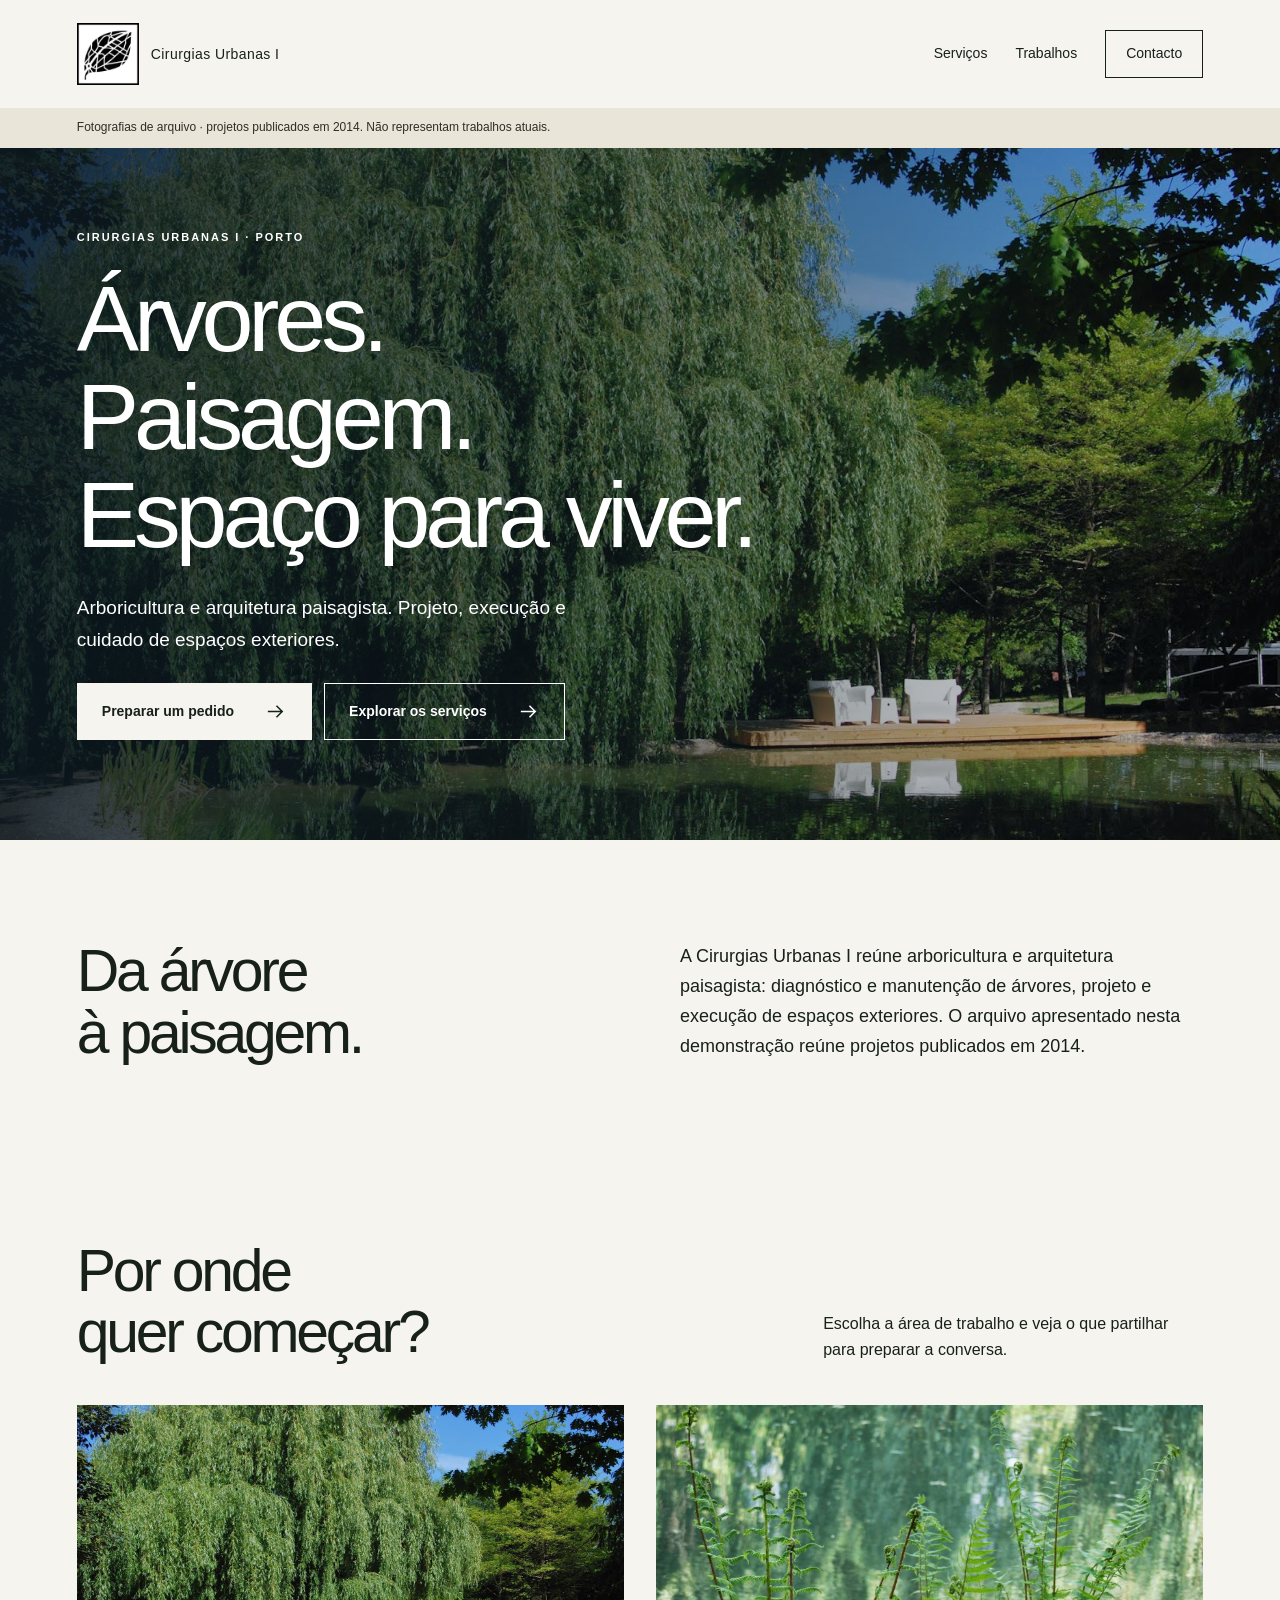
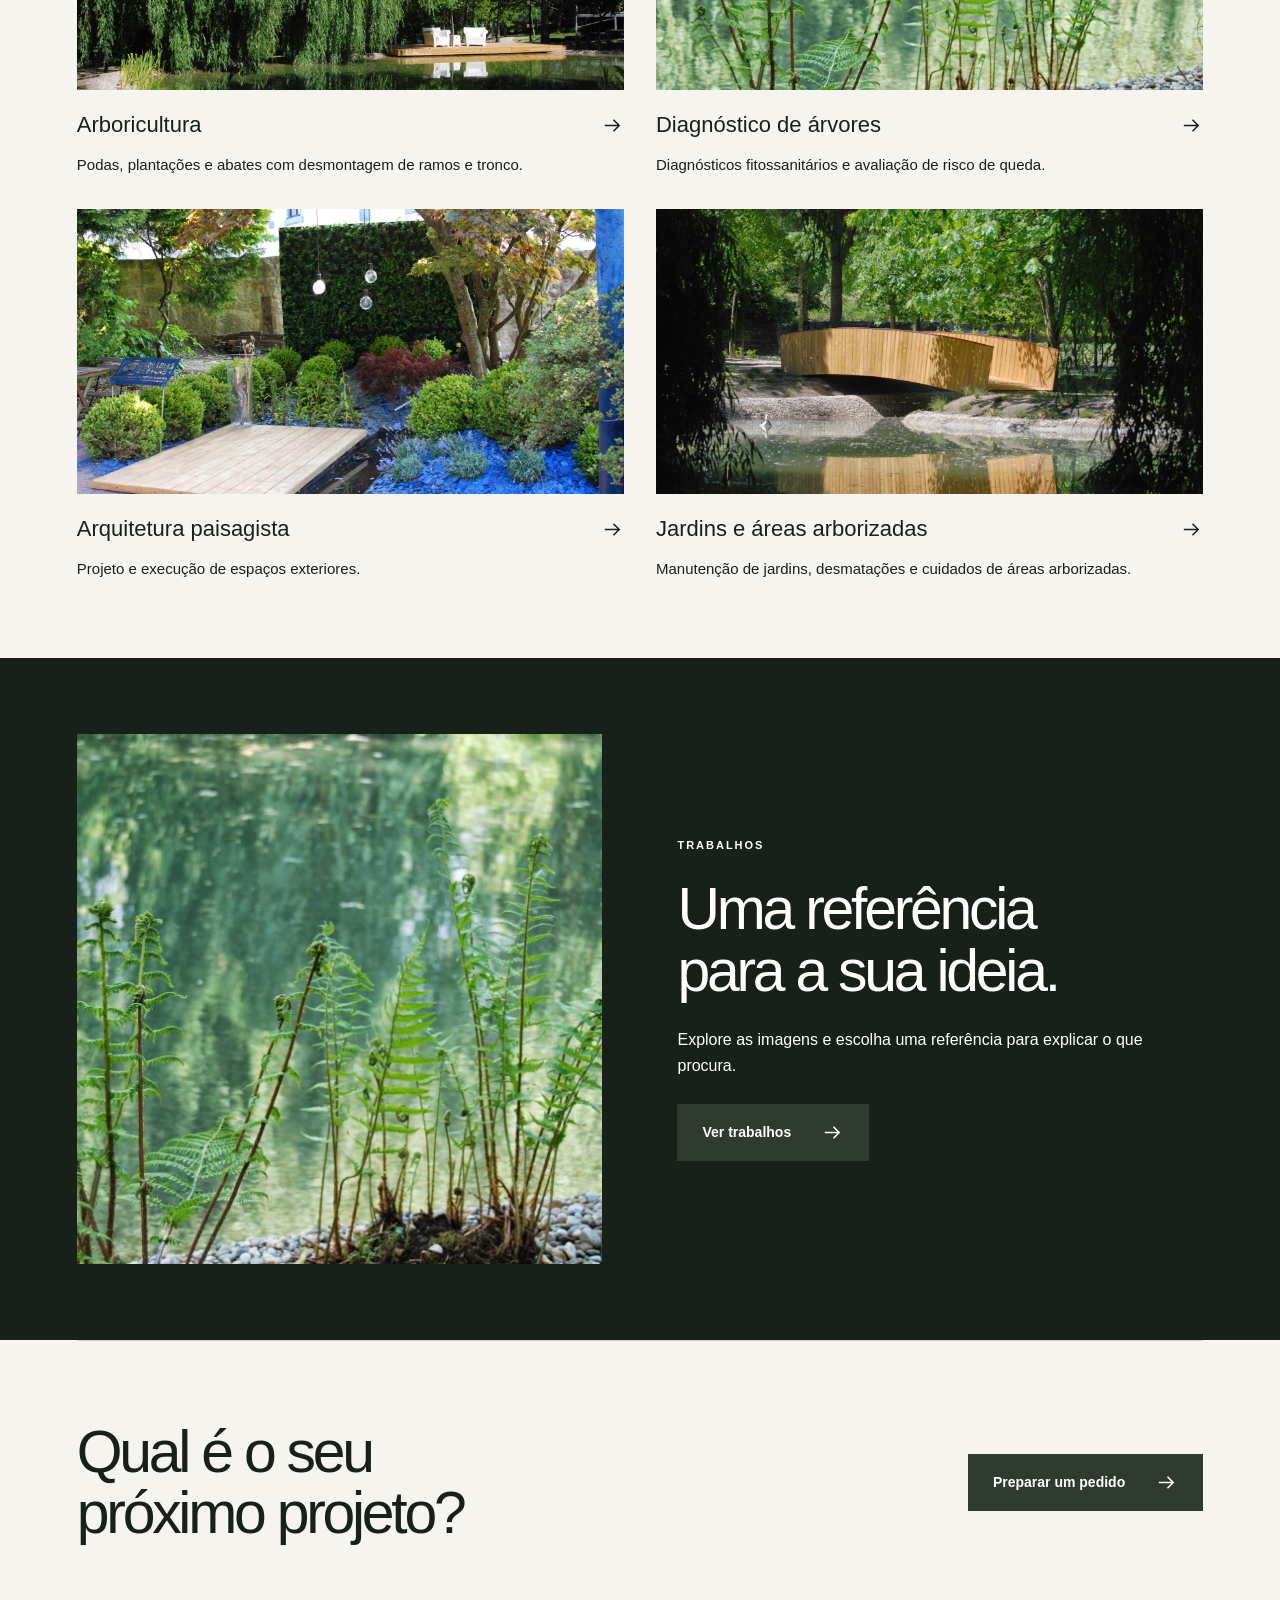
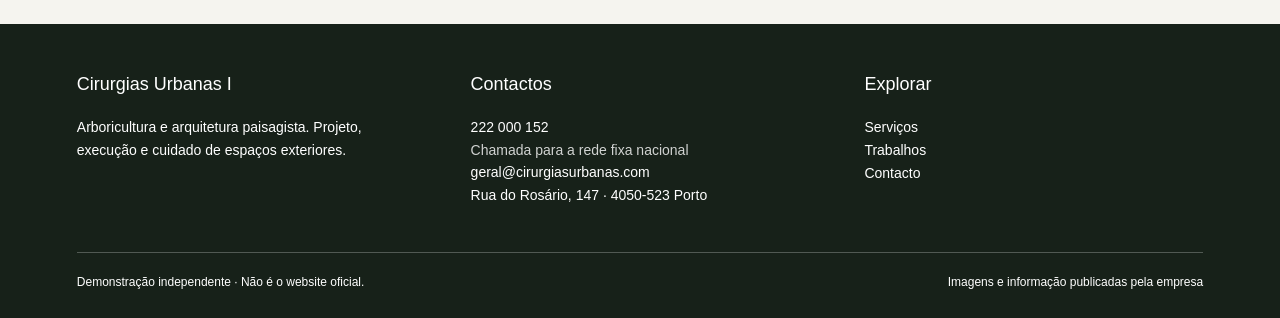
<file: index.html>
<!doctype html><html lang="pt-PT"><head><meta charset="utf-8"><meta name="viewport" content="width=device-width,initial-scale=1"><meta name="robots" content="noindex,nofollow,noarchive"><meta name="description" content="Arboricultura e arquitetura paisagista. Projeto, execução e cuidado de espaços exteriores."><title>Início · Cirurgias Urbanas I</title><link rel="stylesheet" href="style.css"><script defer src="app.js"></script></head><body class="cirurgias-urbanas" style="--accent:#303b30;--dark:#172119;--paper:#f5f4ef;--display:Arial,sans-serif"><a class="skip" href="#conteudo">Saltar para o conteúdo</a><header class="header wrap"><a class="logo" href="index.html" aria-label="Cirurgias Urbanas I — início"><img src="assets/logo.jpg" alt="Cirurgias Urbanas I"><span>Cirurgias Urbanas I</span></a><button class="menu" aria-expanded="false" aria-controls="nav">Menu</button><nav id="nav" class="nav" aria-label="Navegação principal"><a href="servicos.html">Serviços</a><a href="trabalhos.html">Trabalhos</a><a href="contactos.html">Contacto</a></nav></header><main id="conteudo"><div class="archive-banner">Fotografias de arquivo · projetos publicados em 2014. Não representam trabalhos atuais.</div><section class="hero"><img src="assets/photo-3.jpg" alt="Imagem de apresentação publicada pela Cirurgias Urbanas I"><div class="wrap"><div class="eyebrow">Cirurgias Urbanas I · Porto</div><h1 class="site-title">Árvores.<br>Paisagem.<br>Espaço para viver.</h1><p>Arboricultura e arquitetura paisagista. Projeto, execução e cuidado de espaços exteriores.</p><div class="actions"><a class="button" href="contactos.html">Preparar um pedido<svg viewBox="0 0 24 24" aria-hidden="true"><path d="M4 12h15m-6-6 6 6-6 6"/></svg></a><a class="button outline" href="servicos.html">Explorar os serviços<svg viewBox="0 0 24 24" aria-hidden="true"><path d="M4 12h15m-6-6 6 6-6 6"/></svg></a></div></div></section><div class="wrap"><section class="intro"><h2>Da árvore<br>à paisagem.</h2><div><p>A Cirurgias Urbanas I reúne arboricultura e arquitetura paisagista: diagnóstico e manutenção de árvores, projeto e execução de espaços exteriores. O arquivo apresentado nesta demonstração reúne projetos publicados em 2014.</p></div></section><section class="section"><div class="heading"><h2>Por onde<br>quer começar?</h2><p>Escolha a área de trabalho e veja o que partilhar para preparar a conversa.</p></div><div class="grid"><a class="card" href="servicos.html#s0"><img src="assets/photo-3.jpg" alt="Arboricultura — imagem de apresentação" loading="lazy"><div class="title"><h3>Arboricultura</h3><svg viewBox="0 0 24 24" aria-hidden="true"><path d="M4 12h15m-6-6 6 6-6 6"/></svg></div><p>Podas, plantações e abates com desmontagem de ramos e tronco.</p></a><a class="card" href="servicos.html#s1"><img src="assets/photo-6.jpg" alt="Diagnóstico de árvores — imagem de apresentação" loading="lazy"><div class="title"><h3>Diagnóstico de árvores</h3><svg viewBox="0 0 24 24" aria-hidden="true"><path d="M4 12h15m-6-6 6 6-6 6"/></svg></div><p>Diagnósticos fitossanitários e avaliação de risco de queda.</p></a><a class="card" href="servicos.html#s2"><img src="assets/photo-1.jpg" alt="Arquitetura paisagista — imagem de apresentação" loading="lazy"><div class="title"><h3>Arquitetura paisagista</h3><svg viewBox="0 0 24 24" aria-hidden="true"><path d="M4 12h15m-6-6 6 6-6 6"/></svg></div><p>Projeto e execução de espaços exteriores.</p></a><a class="card" href="servicos.html#s3"><img src="assets/photo-4.jpg" alt="Jardins e áreas arborizadas — imagem de apresentação" loading="lazy"><div class="title"><h3>Jardins e áreas arborizadas</h3><svg viewBox="0 0 24 24" aria-hidden="true"><path d="M4 12h15m-6-6 6 6-6 6"/></svg></div><p>Manutenção de jardins, desmatações e cuidados de áreas arborizadas.</p></a></div></section></div><section class="section dark"><div class="wrap split"><img src="assets/photo-6.jpg" alt="Imagem publicada pela empresa" loading="lazy"><div><div class="eyebrow">Trabalhos</div><h2>Uma referência<br>para a sua ideia.</h2><p>Explore as imagens e escolha uma referência para explicar o que procura.</p><a class="button" href="trabalhos.html">Ver trabalhos<svg viewBox="0 0 24 24" aria-hidden="true"><path d="M4 12h15m-6-6 6 6-6 6"/></svg></a></div></div></section><div class="wrap"><section class="cta"><h2>Qual é o seu<br>próximo projeto?</h2><a class="button" href="contactos.html">Preparar um pedido<svg viewBox="0 0 24 24" aria-hidden="true"><path d="M4 12h15m-6-6 6 6-6 6"/></svg></a></section></div></main><footer class="footer"><div class="wrap"><div class="footer-grid"><div><h3>Cirurgias Urbanas I</h3><p>Arboricultura e arquitetura paisagista. Projeto, execução e cuidado de espaços exteriores.</p></div><div><h3>Contactos</h3><a href="tel:+351222000152">222 000 152</a><p class="small">Chamada para a rede fixa nacional</p><a href="mailto:geral@cirurgiasurbanas.com">geral@cirurgiasurbanas.com</a><p>Rua do Rosário, 147 · 4050-523 Porto</p></div><div><h3>Explorar</h3><a href="servicos.html">Serviços</a><a href="trabalhos.html">Trabalhos</a><a href="contactos.html">Contacto</a></div></div><div class="bottom"><span>Demonstração independente · Não é o website oficial.</span><a href="https://cirurgiasurbanas.com/arboricultura/" target="_blank" rel="noopener">Imagens e informação publicadas pela empresa</a></div></div></footer></body></html>
</file>
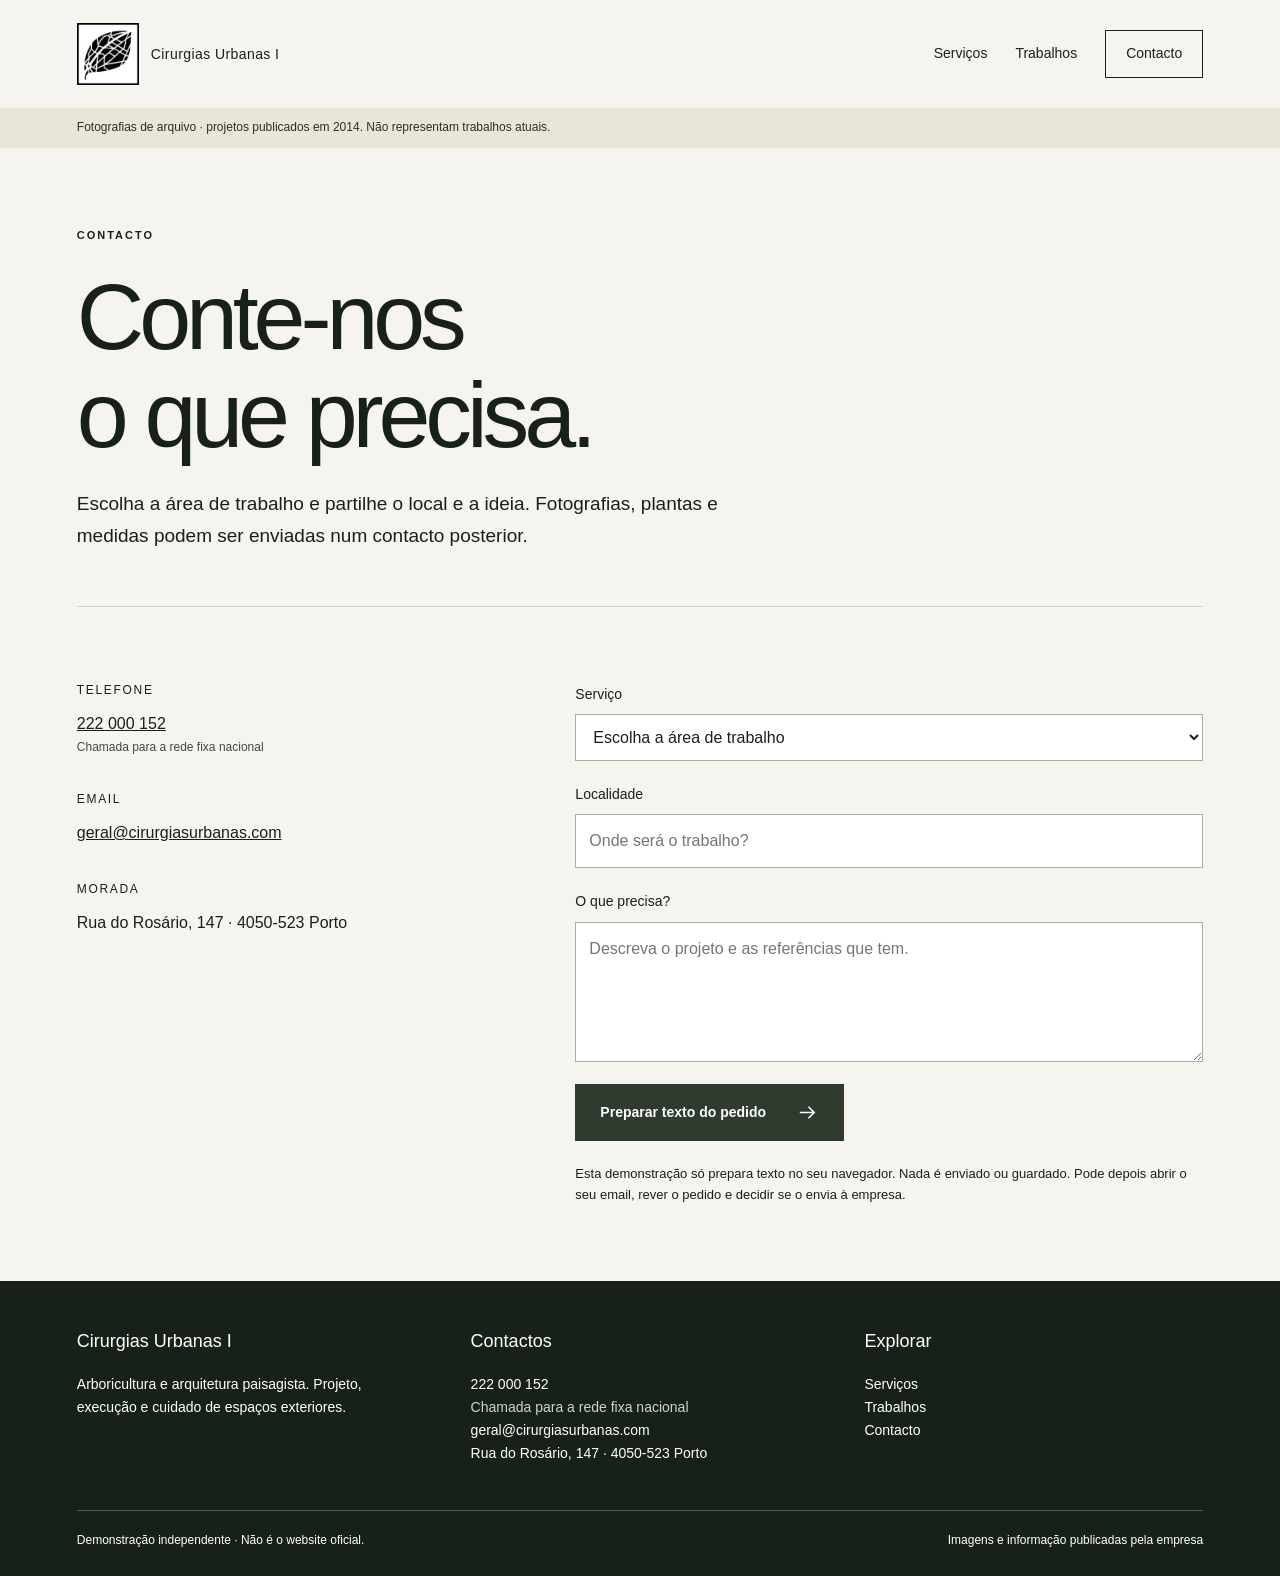
<file: contactos.html>
<!doctype html><html lang="pt-PT"><head><meta charset="utf-8"><meta name="viewport" content="width=device-width,initial-scale=1"><meta name="robots" content="noindex,nofollow,noarchive"><meta name="description" content="Arboricultura e arquitetura paisagista. Projeto, execução e cuidado de espaços exteriores."><title>Contacto · Cirurgias Urbanas I</title><link rel="stylesheet" href="style.css"><script defer src="app.js"></script></head><body class="cirurgias-urbanas" style="--accent:#303b30;--dark:#172119;--paper:#f5f4ef;--display:Arial,sans-serif"><a class="skip" href="#conteudo">Saltar para o conteúdo</a><header class="header wrap"><a class="logo" href="index.html" aria-label="Cirurgias Urbanas I — início"><img src="assets/logo.jpg" alt="Cirurgias Urbanas I"><span>Cirurgias Urbanas I</span></a><button class="menu" aria-expanded="false" aria-controls="nav">Menu</button><nav id="nav" class="nav" aria-label="Navegação principal"><a href="servicos.html">Serviços</a><a href="trabalhos.html">Trabalhos</a><a href="contactos.html" aria-current="page">Contacto</a></nav></header><main id="conteudo"><div class="archive-banner">Fotografias de arquivo · projetos publicados em 2014. Não representam trabalhos atuais.</div><div class="wrap"><section class="page-top"><div class="eyebrow">Contacto</div><h1>Conte-nos<br>o que precisa.</h1><p>Escolha a área de trabalho e partilhe o local e a ideia. Fotografias, plantas e medidas podem ser enviadas num contacto posterior.</p></section><section class="section contact-layout"><div><div class="detail"><h3>Telefone</h3><a href="tel:+351222000152">222 000 152</a><p class="small">Chamada para a rede fixa nacional</p></div><div class="detail"><h3>Email</h3><a href="mailto:geral@cirurgiasurbanas.com">geral@cirurgiasurbanas.com</a></div><div class="detail"><h3>Morada</h3><p>Rua do Rosário, 147 · 4050-523 Porto</p></div></div><div><form id="request-form" data-email="geral@cirurgiasurbanas.com"><div class="field"><label for="service">Serviço</label><select id="service" name="Serviço" required><option value="" disabled selected>Escolha a área de trabalho</option><option>Arboricultura</option><option>Diagnóstico de árvores</option><option>Arquitetura paisagista</option><option>Jardins e áreas arborizadas</option></select></div><div class="field"><label for="local">Localidade</label><input id="local" name="Localidade" required placeholder="Onde será o trabalho?"></div><div class="field"><label for="message">O que precisa?</label><textarea id="message" name="Descrição" required placeholder="Descreva o projeto e as referências que tem."></textarea></div><button class="button" type="submit">Preparar texto do pedido<svg viewBox="0 0 24 24" aria-hidden="true"><path d="M4 12h15m-6-6 6 6-6 6"/></svg></button><p class="form-note">Esta demonstração só prepara texto no seu navegador. Nada é enviado ou guardado. Pode depois abrir o seu email, rever o pedido e decidir se o envia à empresa.</p></form><div class="result" id="result" hidden aria-live="polite"><strong>Pré-visualização do pedido — nada foi enviado</strong><pre></pre><a class="button" href="#">Abrir no meu email<svg viewBox="0 0 24 24" aria-hidden="true"><path d="M4 12h15m-6-6 6 6-6 6"/></svg></a></div></div></section></div></main><footer class="footer"><div class="wrap"><div class="footer-grid"><div><h3>Cirurgias Urbanas I</h3><p>Arboricultura e arquitetura paisagista. Projeto, execução e cuidado de espaços exteriores.</p></div><div><h3>Contactos</h3><a href="tel:+351222000152">222 000 152</a><p class="small">Chamada para a rede fixa nacional</p><a href="mailto:geral@cirurgiasurbanas.com">geral@cirurgiasurbanas.com</a><p>Rua do Rosário, 147 · 4050-523 Porto</p></div><div><h3>Explorar</h3><a href="servicos.html">Serviços</a><a href="trabalhos.html">Trabalhos</a><a href="contactos.html">Contacto</a></div></div><div class="bottom"><span>Demonstração independente · Não é o website oficial.</span><a href="https://cirurgiasurbanas.com/arboricultura/" target="_blank" rel="noopener">Imagens e informação publicadas pela empresa</a></div></div></footer></body></html>
</file>
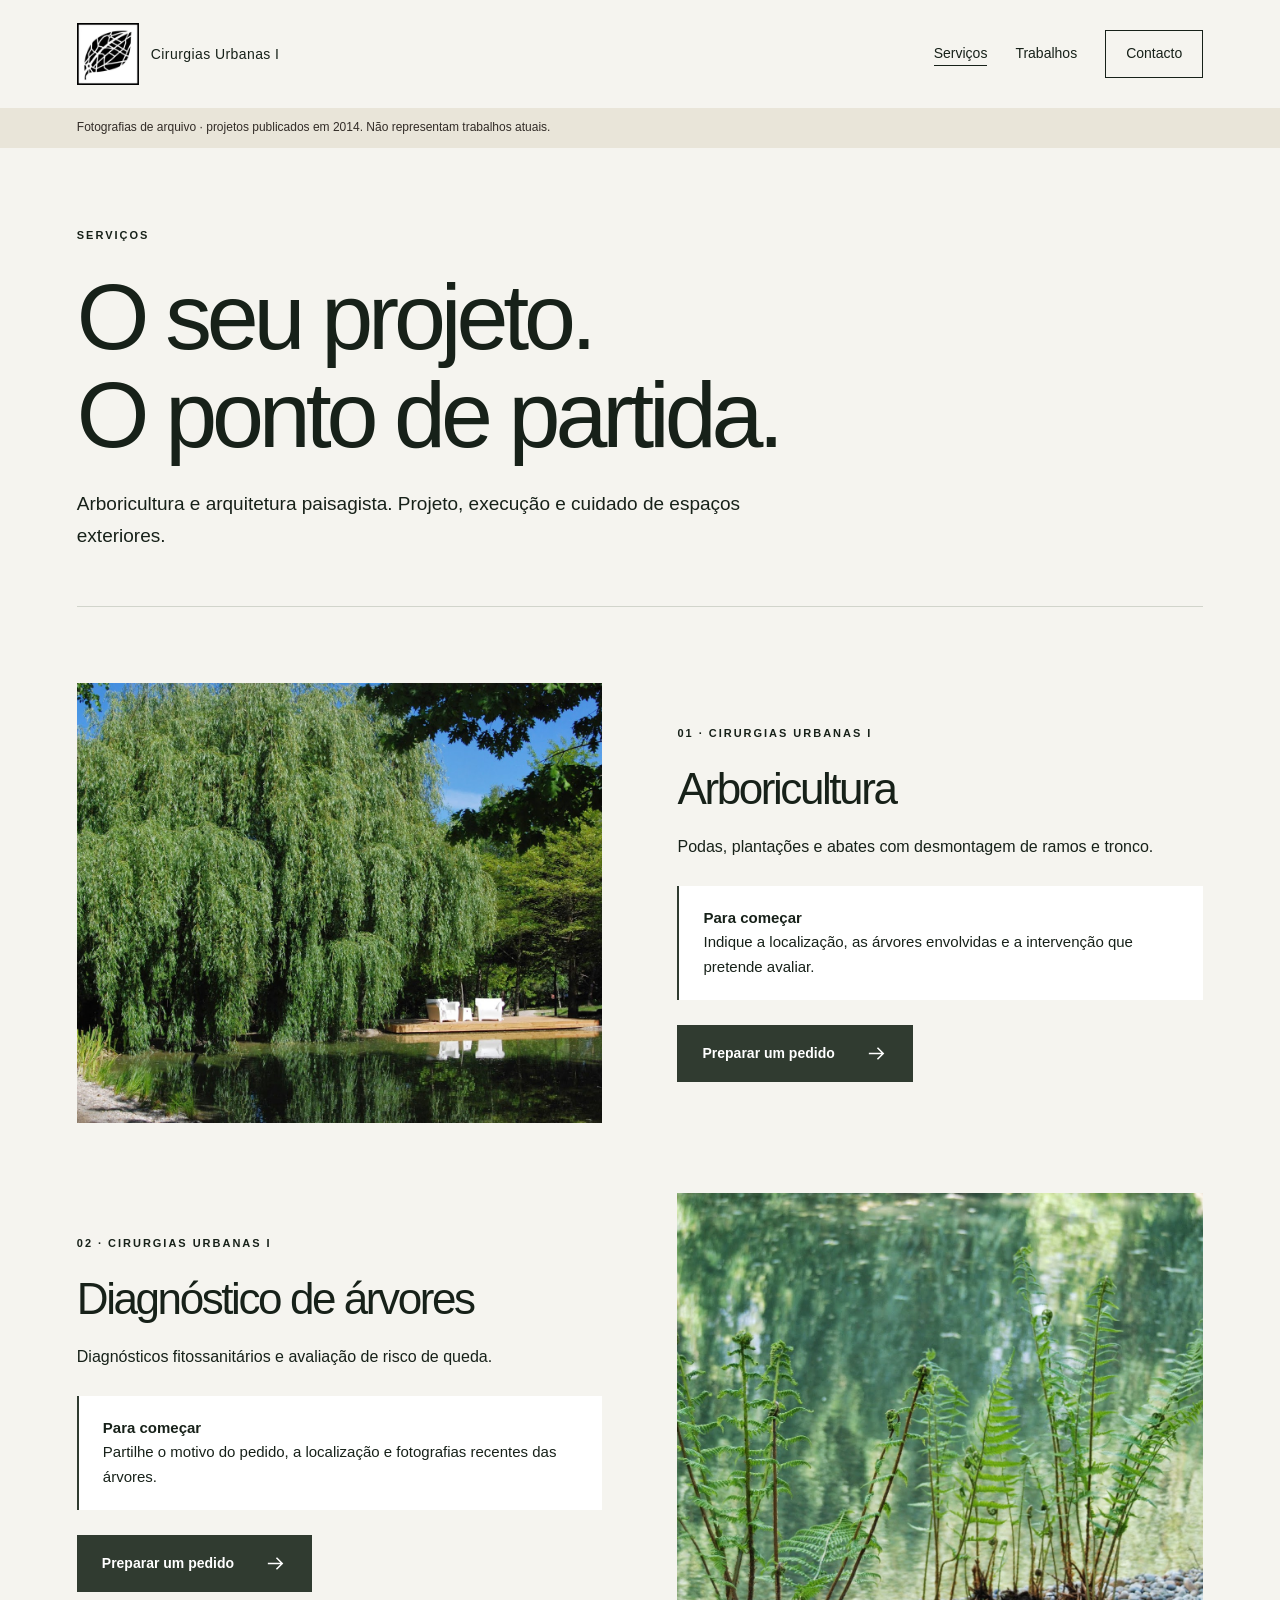
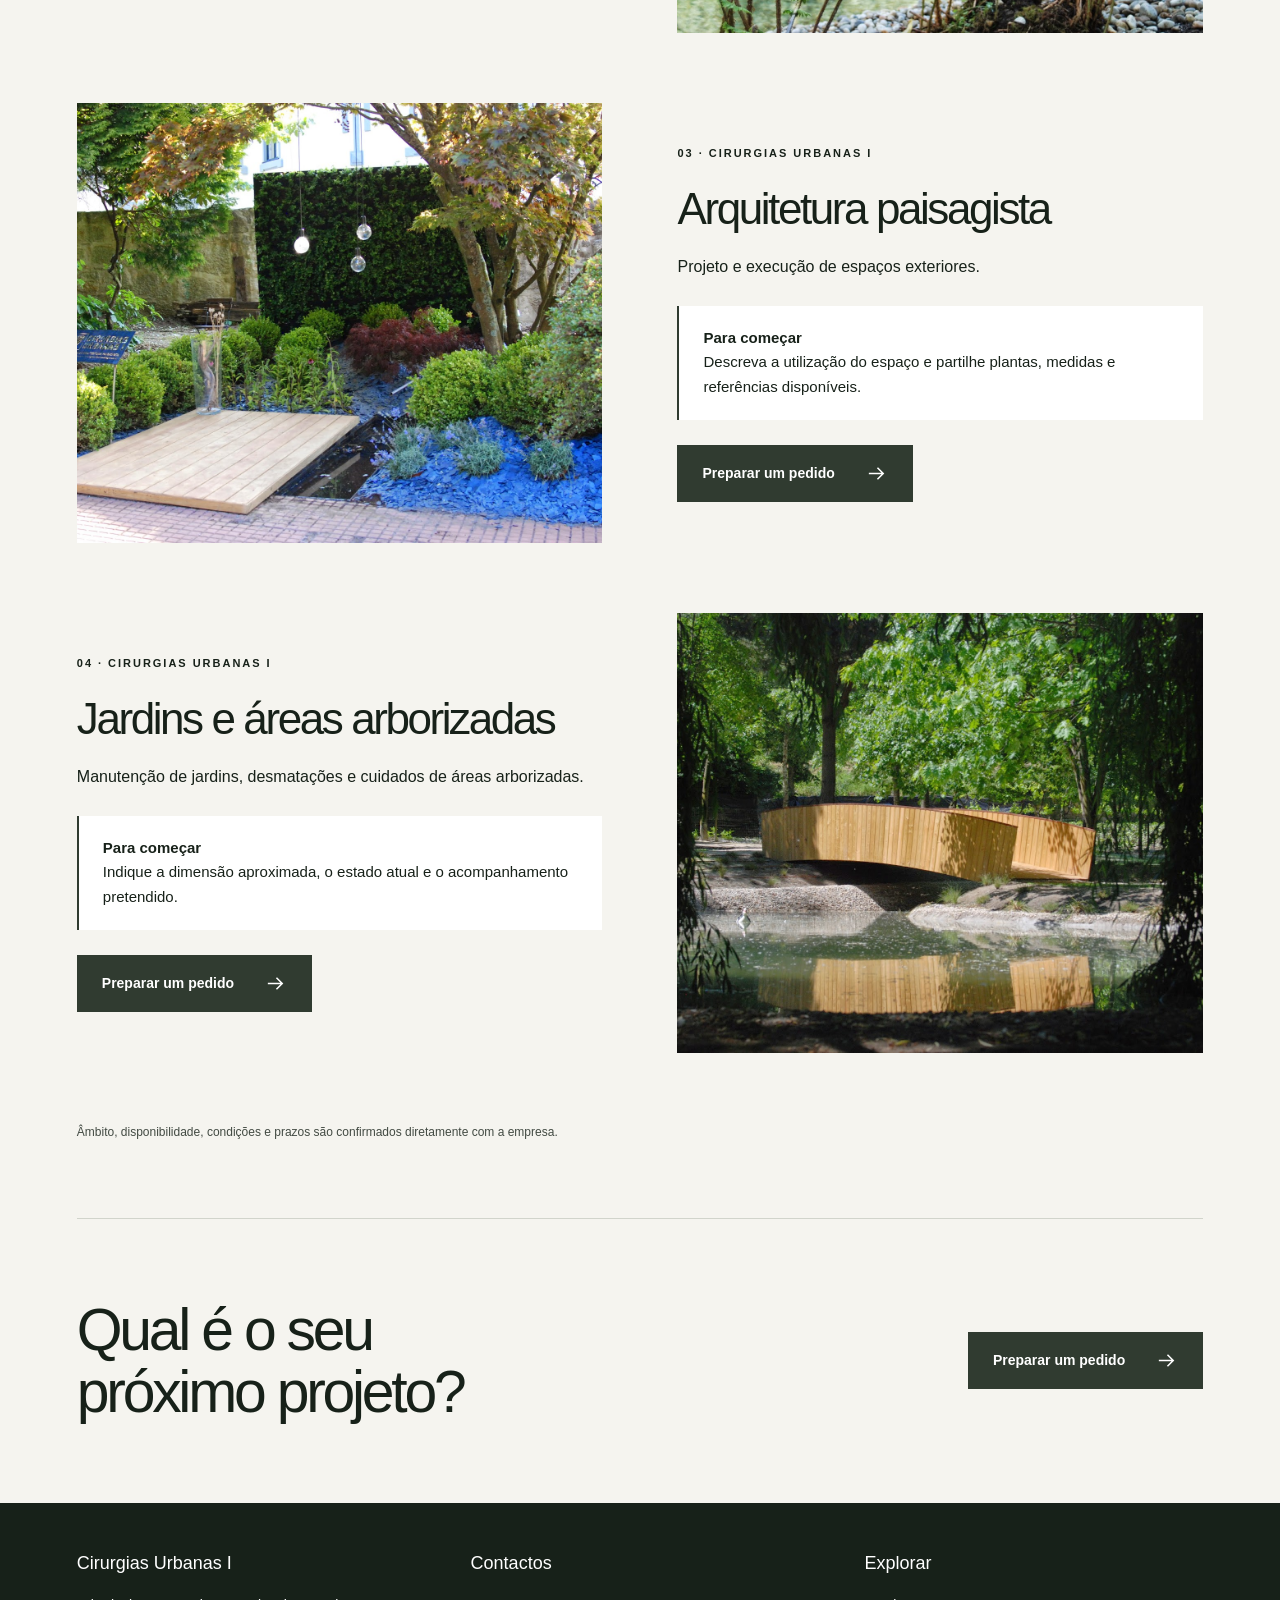
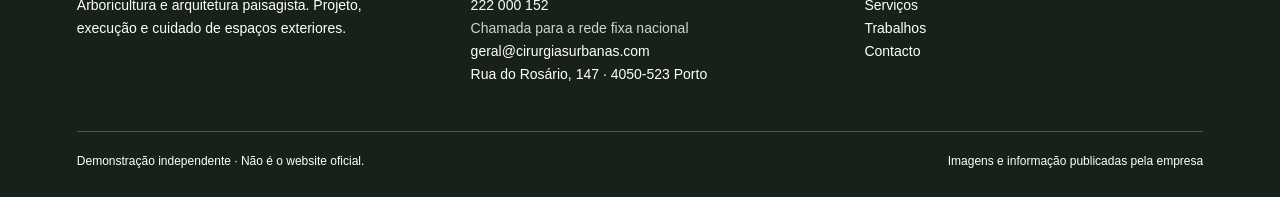
<file: servicos.html>
<!doctype html><html lang="pt-PT"><head><meta charset="utf-8"><meta name="viewport" content="width=device-width,initial-scale=1"><meta name="robots" content="noindex,nofollow,noarchive"><meta name="description" content="Arboricultura e arquitetura paisagista. Projeto, execução e cuidado de espaços exteriores."><title>Serviços · Cirurgias Urbanas I</title><link rel="stylesheet" href="style.css"><script defer src="app.js"></script></head><body class="cirurgias-urbanas" style="--accent:#303b30;--dark:#172119;--paper:#f5f4ef;--display:Arial,sans-serif"><a class="skip" href="#conteudo">Saltar para o conteúdo</a><header class="header wrap"><a class="logo" href="index.html" aria-label="Cirurgias Urbanas I — início"><img src="assets/logo.jpg" alt="Cirurgias Urbanas I"><span>Cirurgias Urbanas I</span></a><button class="menu" aria-expanded="false" aria-controls="nav">Menu</button><nav id="nav" class="nav" aria-label="Navegação principal"><a href="servicos.html" aria-current="page">Serviços</a><a href="trabalhos.html">Trabalhos</a><a href="contactos.html">Contacto</a></nav></header><main id="conteudo"><div class="archive-banner">Fotografias de arquivo · projetos publicados em 2014. Não representam trabalhos atuais.</div><div class="wrap"><section class="page-top"><div class="eyebrow">Serviços</div><h1>O seu projeto.<br>O ponto de partida.</h1><p>Arboricultura e arquitetura paisagista. Projeto, execução e cuidado de espaços exteriores.</p></section><section class="section"><article class="service-row" id="s0"><img src="assets/photo-3.jpg" alt="Imagem de apresentação: Arboricultura" loading="lazy"><div><div class="eyebrow">01 · Cirurgias Urbanas I</div><h2>Arboricultura</h2><p>Podas, plantações e abates com desmontagem de ramos e tronco.</p><div class="prepare"><strong>Para começar</strong><br>Indique a localização, as árvores envolvidas e a intervenção que pretende avaliar.</div><a class="button" href="contactos.html?servico=Arboricultura">Preparar um pedido<svg viewBox="0 0 24 24" aria-hidden="true"><path d="M4 12h15m-6-6 6 6-6 6"/></svg></a></div></article><article class="service-row" id="s1"><img src="assets/photo-6.jpg" alt="Imagem de apresentação: Diagnóstico de árvores" loading="lazy"><div><div class="eyebrow">02 · Cirurgias Urbanas I</div><h2>Diagnóstico de árvores</h2><p>Diagnósticos fitossanitários e avaliação de risco de queda.</p><div class="prepare"><strong>Para começar</strong><br>Partilhe o motivo do pedido, a localização e fotografias recentes das árvores.</div><a class="button" href="contactos.html?servico=Diagn%C3%B3stico%20de%20%C3%A1rvores">Preparar um pedido<svg viewBox="0 0 24 24" aria-hidden="true"><path d="M4 12h15m-6-6 6 6-6 6"/></svg></a></div></article><article class="service-row" id="s2"><img src="assets/photo-1.jpg" alt="Imagem de apresentação: Arquitetura paisagista" loading="lazy"><div><div class="eyebrow">03 · Cirurgias Urbanas I</div><h2>Arquitetura paisagista</h2><p>Projeto e execução de espaços exteriores.</p><div class="prepare"><strong>Para começar</strong><br>Descreva a utilização do espaço e partilhe plantas, medidas e referências disponíveis.</div><a class="button" href="contactos.html?servico=Arquitetura%20paisagista">Preparar um pedido<svg viewBox="0 0 24 24" aria-hidden="true"><path d="M4 12h15m-6-6 6 6-6 6"/></svg></a></div></article><article class="service-row" id="s3"><img src="assets/photo-4.jpg" alt="Imagem de apresentação: Jardins e áreas arborizadas" loading="lazy"><div><div class="eyebrow">04 · Cirurgias Urbanas I</div><h2>Jardins e áreas arborizadas</h2><p>Manutenção de jardins, desmatações e cuidados de áreas arborizadas.</p><div class="prepare"><strong>Para começar</strong><br>Indique a dimensão aproximada, o estado atual e o acompanhamento pretendido.</div><a class="button" href="contactos.html?servico=Jardins%20e%20%C3%A1reas%20arborizadas">Preparar um pedido<svg viewBox="0 0 24 24" aria-hidden="true"><path d="M4 12h15m-6-6 6 6-6 6"/></svg></a></div></article><p class="small">Âmbito, disponibilidade, condições e prazos são confirmados diretamente com a empresa.</p></section></div><div class="wrap"><section class="cta"><h2>Qual é o seu<br>próximo projeto?</h2><a class="button" href="contactos.html">Preparar um pedido<svg viewBox="0 0 24 24" aria-hidden="true"><path d="M4 12h15m-6-6 6 6-6 6"/></svg></a></section></div></main><footer class="footer"><div class="wrap"><div class="footer-grid"><div><h3>Cirurgias Urbanas I</h3><p>Arboricultura e arquitetura paisagista. Projeto, execução e cuidado de espaços exteriores.</p></div><div><h3>Contactos</h3><a href="tel:+351222000152">222 000 152</a><p class="small">Chamada para a rede fixa nacional</p><a href="mailto:geral@cirurgiasurbanas.com">geral@cirurgiasurbanas.com</a><p>Rua do Rosário, 147 · 4050-523 Porto</p></div><div><h3>Explorar</h3><a href="servicos.html">Serviços</a><a href="trabalhos.html">Trabalhos</a><a href="contactos.html">Contacto</a></div></div><div class="bottom"><span>Demonstração independente · Não é o website oficial.</span><a href="https://cirurgiasurbanas.com/arboricultura/" target="_blank" rel="noopener">Imagens e informação publicadas pela empresa</a></div></div></footer></body></html>
</file>
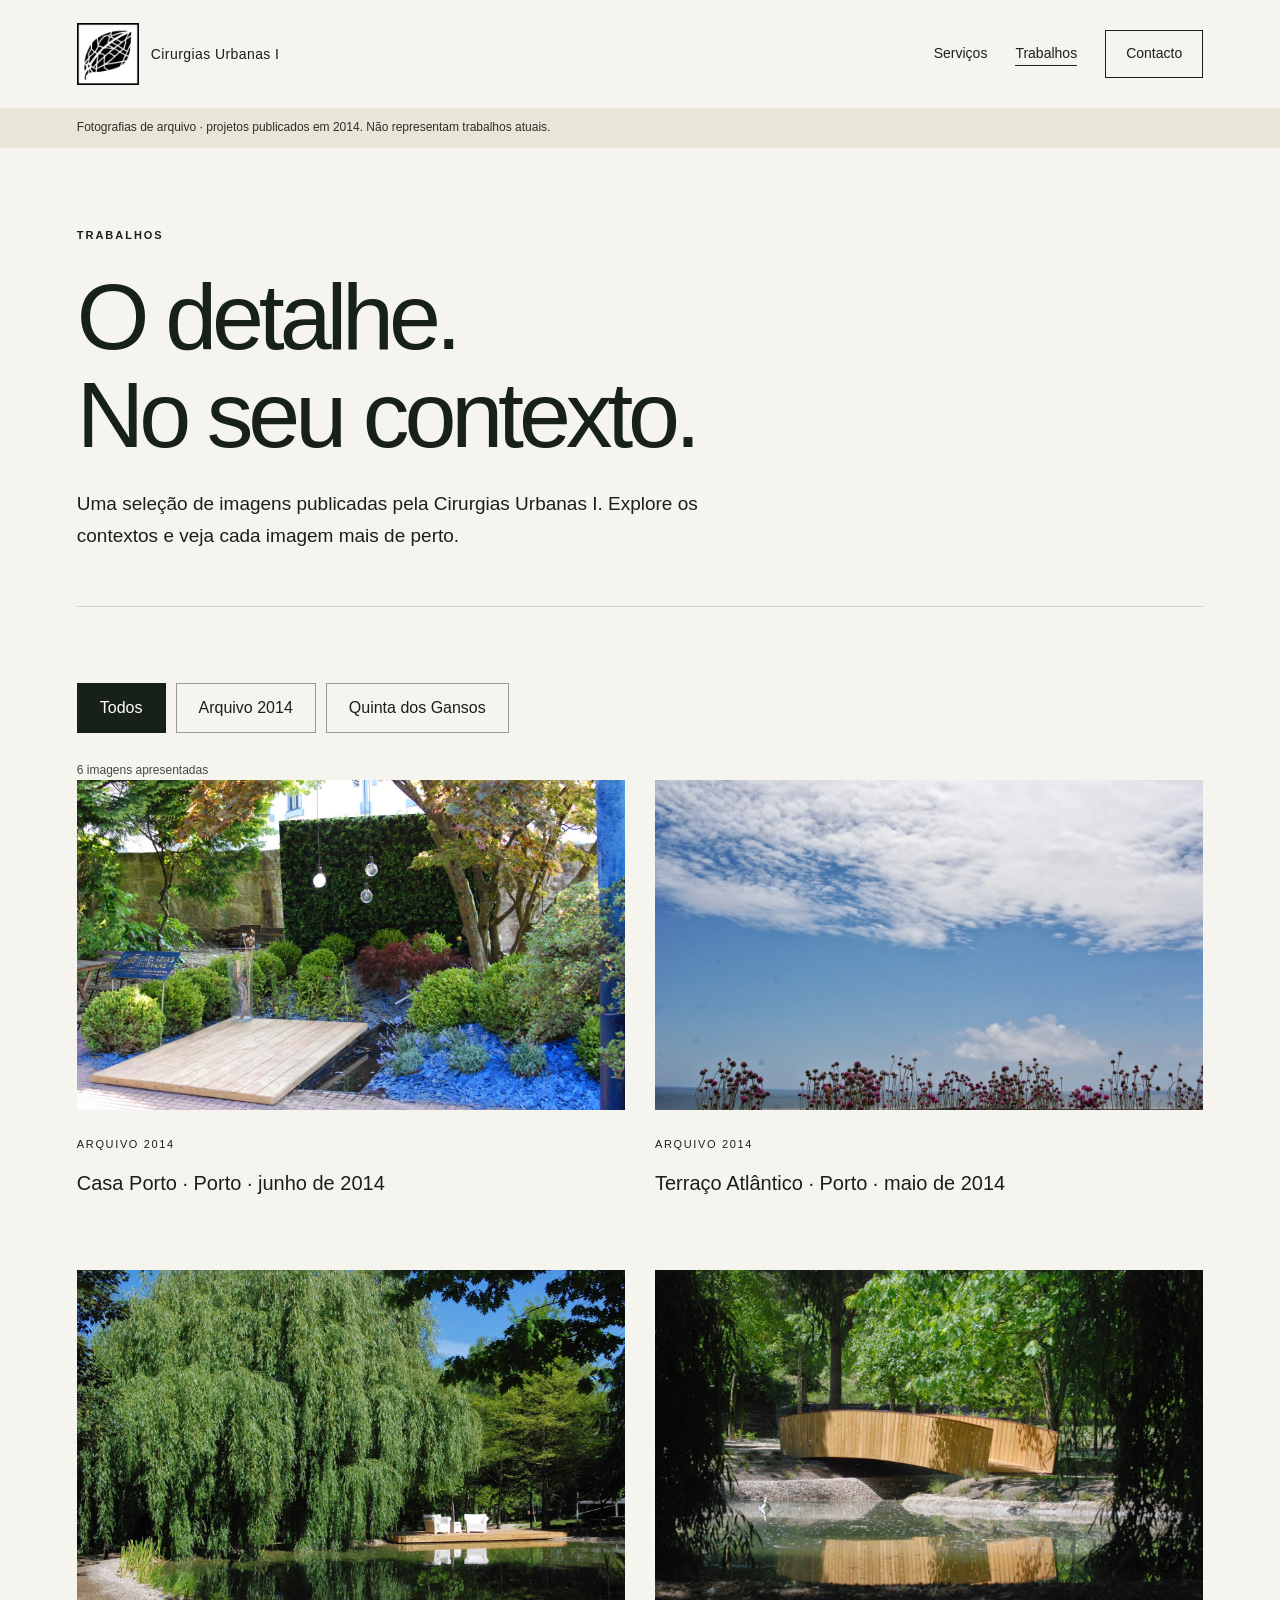
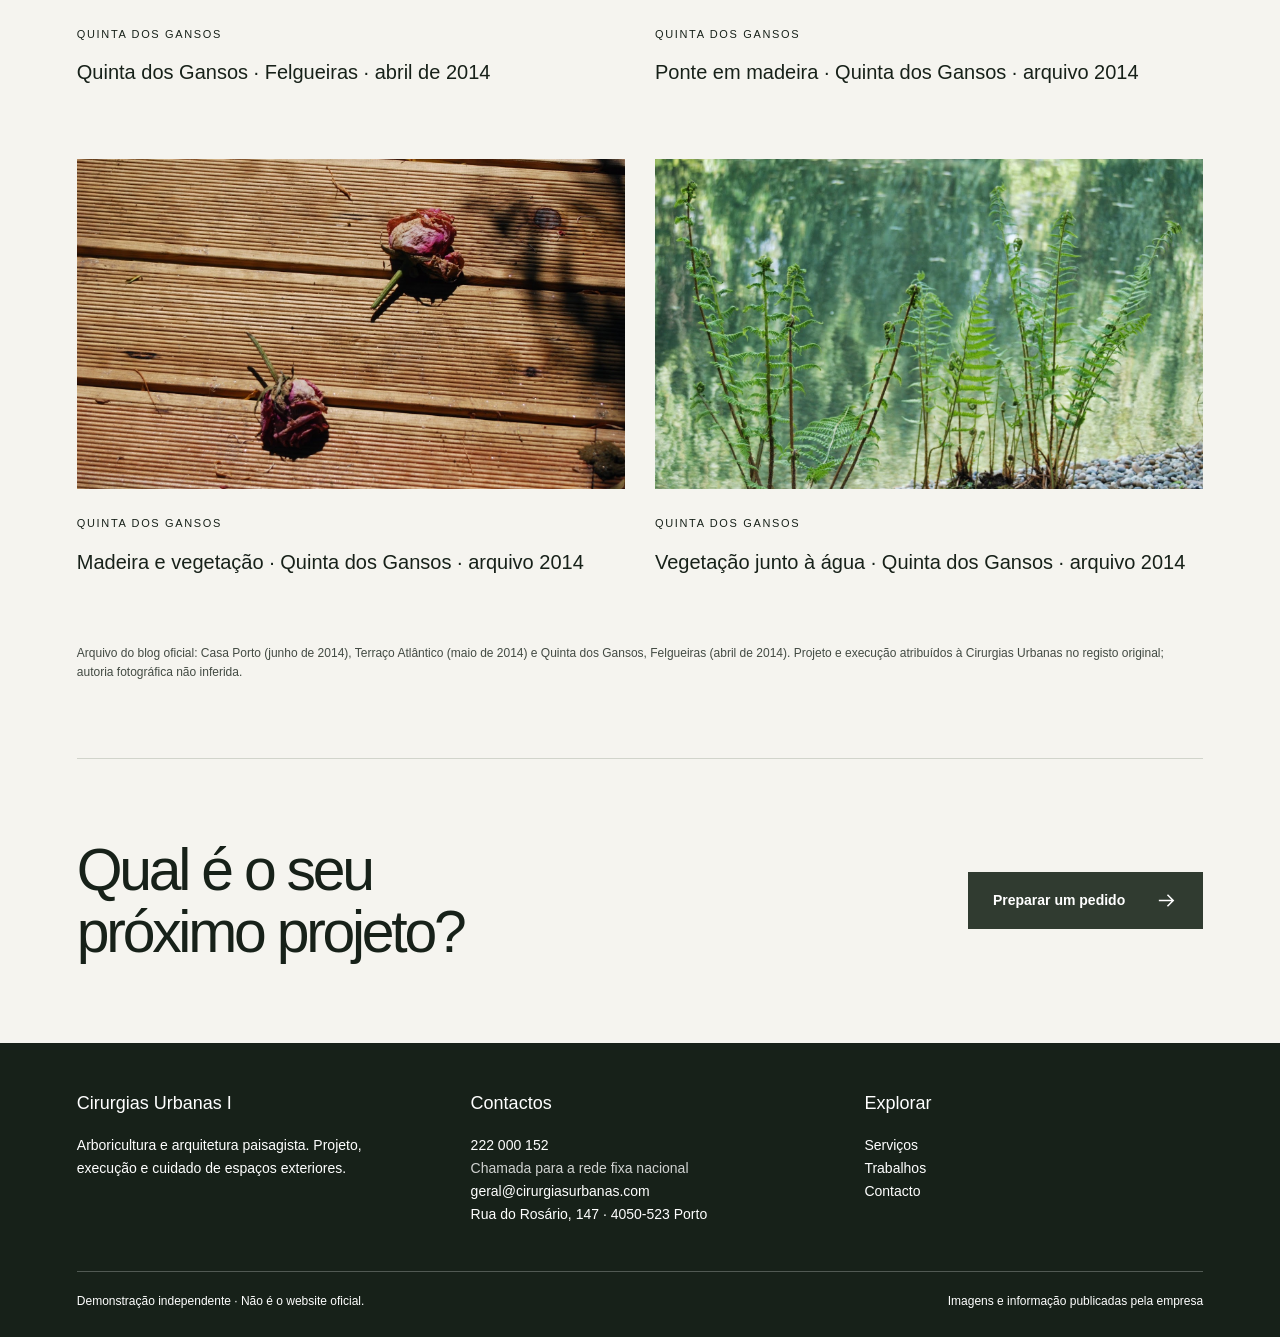
<file: trabalhos.html>
<!doctype html><html lang="pt-PT"><head><meta charset="utf-8"><meta name="viewport" content="width=device-width,initial-scale=1"><meta name="robots" content="noindex,nofollow,noarchive"><meta name="description" content="Arboricultura e arquitetura paisagista. Projeto, execução e cuidado de espaços exteriores."><title>Trabalhos · Cirurgias Urbanas I</title><link rel="stylesheet" href="style.css"><script defer src="app.js"></script></head><body class="cirurgias-urbanas" style="--accent:#303b30;--dark:#172119;--paper:#f5f4ef;--display:Arial,sans-serif"><a class="skip" href="#conteudo">Saltar para o conteúdo</a><header class="header wrap"><a class="logo" href="index.html" aria-label="Cirurgias Urbanas I — início"><img src="assets/logo.jpg" alt="Cirurgias Urbanas I"><span>Cirurgias Urbanas I</span></a><button class="menu" aria-expanded="false" aria-controls="nav">Menu</button><nav id="nav" class="nav" aria-label="Navegação principal"><a href="servicos.html">Serviços</a><a href="trabalhos.html" aria-current="page">Trabalhos</a><a href="contactos.html">Contacto</a></nav></header><main id="conteudo"><div class="archive-banner">Fotografias de arquivo · projetos publicados em 2014. Não representam trabalhos atuais.</div><div class="wrap"><section class="page-top"><div class="eyebrow">Trabalhos</div><h1>O detalhe.<br>No seu contexto.</h1><p>Uma seleção de imagens publicadas pela Cirurgias Urbanas I. Explore os contextos e veja cada imagem mais de perto.</p></section><section class="section"><div class="filters" aria-label="Filtrar imagens"><button data-filter="Todos" aria-pressed="true">Todos</button><button data-filter="Arquivo 2014" aria-pressed="false">Arquivo 2014</button><button data-filter="Quinta dos Gansos" aria-pressed="false">Quinta dos Gansos</button></div><p id="filter-count" class="small" aria-live="polite">6 imagens apresentadas</p><div class="gallery"><button data-category="Arquivo 2014" data-large="assets/photo-1.jpg" data-caption="Casa Porto · Porto · junho de 2014"><img src="assets/photo-1.jpg" alt="Casa Porto · Porto · junho de 2014" loading="lazy"><div class="caption"><small>Arquivo 2014</small><strong>Casa Porto · Porto · junho de 2014</strong></div></button><button data-category="Arquivo 2014" data-large="assets/photo-2.jpg" data-caption="Terraço Atlântico · Porto · maio de 2014"><img src="assets/photo-2.jpg" alt="Terraço Atlântico · Porto · maio de 2014" loading="lazy"><div class="caption"><small>Arquivo 2014</small><strong>Terraço Atlântico · Porto · maio de 2014</strong></div></button><button data-category="Quinta dos Gansos" data-large="assets/photo-3.jpg" data-caption="Quinta dos Gansos · Felgueiras · abril de 2014"><img src="assets/photo-3.jpg" alt="Quinta dos Gansos · Felgueiras · abril de 2014" loading="lazy"><div class="caption"><small>Quinta dos Gansos</small><strong>Quinta dos Gansos · Felgueiras · abril de 2014</strong></div></button><button data-category="Quinta dos Gansos" data-large="assets/photo-4.jpg" data-caption="Ponte em madeira · Quinta dos Gansos · arquivo 2014"><img src="assets/photo-4.jpg" alt="Ponte em madeira · Quinta dos Gansos · arquivo 2014" loading="lazy"><div class="caption"><small>Quinta dos Gansos</small><strong>Ponte em madeira · Quinta dos Gansos · arquivo 2014</strong></div></button><button data-category="Quinta dos Gansos" data-large="assets/photo-5.jpg" data-caption="Madeira e vegetação · Quinta dos Gansos · arquivo 2014"><img src="assets/photo-5.jpg" alt="Madeira e vegetação · Quinta dos Gansos · arquivo 2014" loading="lazy"><div class="caption"><small>Quinta dos Gansos</small><strong>Madeira e vegetação · Quinta dos Gansos · arquivo 2014</strong></div></button><button data-category="Quinta dos Gansos" data-large="assets/photo-6.jpg" data-caption="Vegetação junto à água · Quinta dos Gansos · arquivo 2014"><img src="assets/photo-6.jpg" alt="Vegetação junto à água · Quinta dos Gansos · arquivo 2014" loading="lazy"><div class="caption"><small>Quinta dos Gansos</small><strong>Vegetação junto à água · Quinta dos Gansos · arquivo 2014</strong></div></button></div><p class="small gallery-note">Arquivo do blog oficial: Casa Porto (junho de 2014), Terraço Atlântico (maio de 2014) e Quinta dos Gansos, Felgueiras (abril de 2014). Projeto e execução atribuídos à Cirurgias Urbanas no registo original; autoria fotográfica não inferida.</p></section></div><dialog aria-labelledby="dialog-title"><button class="close">Fechar imagem</button><h3 id="dialog-title"></h3><img alt=""><p class="small">Imagem publicada no website da empresa.</p><a id="piece-request" class="button" href="contactos.html">Usar como referência<svg viewBox="0 0 24 24" aria-hidden="true"><path d="M4 12h15m-6-6 6 6-6 6"/></svg></a></dialog><div class="wrap"><section class="cta"><h2>Qual é o seu<br>próximo projeto?</h2><a class="button" href="contactos.html">Preparar um pedido<svg viewBox="0 0 24 24" aria-hidden="true"><path d="M4 12h15m-6-6 6 6-6 6"/></svg></a></section></div></main><footer class="footer"><div class="wrap"><div class="footer-grid"><div><h3>Cirurgias Urbanas I</h3><p>Arboricultura e arquitetura paisagista. Projeto, execução e cuidado de espaços exteriores.</p></div><div><h3>Contactos</h3><a href="tel:+351222000152">222 000 152</a><p class="small">Chamada para a rede fixa nacional</p><a href="mailto:geral@cirurgiasurbanas.com">geral@cirurgiasurbanas.com</a><p>Rua do Rosário, 147 · 4050-523 Porto</p></div><div><h3>Explorar</h3><a href="servicos.html">Serviços</a><a href="trabalhos.html">Trabalhos</a><a href="contactos.html">Contacto</a></div></div><div class="bottom"><span>Demonstração independente · Não é o website oficial.</span><a href="https://cirurgiasurbanas.com/arboricultura/" target="_blank" rel="noopener">Imagens e informação publicadas pela empresa</a></div></div></footer></body></html>
</file>
<file: style.css>
*{box-sizing:border-box}html{scroll-behavior:smooth}body{margin:0;background:var(--paper);color:var(--dark);font:16px/1.65 Arial,sans-serif}h1,h2,h3,p{margin:0}h1,h2{font-family:var(--display);font-weight:400;letter-spacing:-.055em;line-height:1.05}h1{font-size:clamp(50px,7.3vw,108px)}h2{font-size:clamp(36px,4.6vw,66px)}h3{font-size:22px;font-weight:500;line-height:1.2}a{color:inherit}img{display:block;max-width:100%}button,input,textarea,select{font:inherit}button,a,input,select,textarea{outline-offset:5px}button{cursor:pointer}button:focus-visible,a:focus-visible{outline:3px solid var(--accent)}svg{width:23px;height:23px;fill:none;stroke:currentColor;stroke-width:1.6;flex:none}.wrap{width:min(1240px,88%);margin:auto}.eyebrow{text-transform:uppercase;font-size:11px;letter-spacing:.18em;font-weight:700;margin-bottom:24px}.header{height:108px;display:flex;align-items:center;justify-content:space-between;gap:25px}.logo img{width:145px;max-height:80px;object-fit:contain}.horto-circunvalacao .logo img{width:84px}.nav{display:flex;gap:36px;align-items:center}.nav a{text-decoration:none;font-size:14px}.nav a[aria-current=page]{border-bottom:1px solid}.nav a:last-child{border:1px solid;padding:11px 20px}.menu{display:none;background:transparent;border:1px solid;padding:8px 15px;color:inherit}.hero{position:relative;isolation:isolate;min-height:660px;display:flex;align-items:center;color:white;background:var(--dark)}.hero>img{position:absolute;width:100%;height:100%;object-fit:cover;inset:0;z-index:-2}.hero:after{content:'';position:absolute;inset:0;background:linear-gradient(90deg,#0a171fd9,#0a171f20);z-index:-1}.horto-circunvalacao .hero:after{background:linear-gradient(90deg,#172c20e6,#172c2020)}.hero .wrap{padding:80px 0 100px}.hero p{max-width:530px;font-size:19px;margin:28px 0}.hero h1{max-width:760px}.button{display:inline-flex;align-items:center;justify-content:space-between;gap:30px;text-decoration:none;padding:16px 24px;border:1px solid var(--accent);background:var(--accent);color:white;font-size:14px;font-weight:600}.hero .button{background:var(--paper);border-color:var(--paper);color:var(--dark)}.button.outline{background:transparent;color:inherit;border-color:currentColor}.actions{display:flex;gap:12px;flex-wrap:wrap}.intro{padding:100px 0;display:grid;grid-template-columns:1fr 1fr;gap:80px;align-items:center}.intro p{font-size:18px;max-width:530px}.intro .button{margin-top:24px}.line{border-top:1px solid #969c9060;display:flex;gap:24px;flex-wrap:wrap;padding:22px 0;font-size:13px}.section{padding:76px 0}.heading{display:flex;gap:45px;align-items:end;justify-content:space-between;margin-bottom:42px}.heading p{max-width:380px}.grid{display:grid;grid-template-columns:repeat(3,1fr);gap:32px}.card{text-decoration:none}.card img{width:100%;height:285px;object-fit:cover}.card .title{display:flex;align-items:center;justify-content:space-between;gap:15px;margin:22px 0 14px}.card p{font-size:15px}.split{display:grid;grid-template-columns:1fr 1fr;gap:75px;align-items:center}.split>img{width:100%;height:530px;object-fit:cover}.split p{margin:25px 0}.dark{background:var(--dark);color:white}.cta{padding:80px 0;display:flex;justify-content:space-between;align-items:center;gap:45px;border-top:1px solid #969c9060}.cta h2{max-width:720px}.footer{background:var(--dark);color:white;padding:50px 0 25px}.footer-grid{display:grid;grid-template-columns:1fr 1fr 1fr;gap:55px}.footer h3{font-size:18px;margin-bottom:20px}.footer a{display:block;text-decoration:none;overflow-wrap:anywhere}.footer p,.footer a{font-size:14px}.bottom{border-top:1px solid #ffffff40;margin-top:45px;padding-top:20px;display:flex;gap:25px;justify-content:space-between;font-size:12px}.bottom a{font-size:12px}.small{font-size:12px;line-height:1.6;opacity:.8}.page-top{padding:78px 0 55px;border-bottom:1px solid #969c9060}.page-top p{font-size:19px;margin-top:24px;max-width:680px}.service-row{display:grid;grid-template-columns:1fr 1fr;gap:75px;align-items:center;margin-bottom:70px;scroll-margin-top:25px}.service-row:nth-child(even)>img{order:2}.service-row>img{width:100%;height:440px;object-fit:cover}.service-row h2{font-size:44px}.service-row p{margin:22px 0}.prepare{padding:20px 24px;border-left:2px solid var(--accent);background:white;font-size:15px;margin:25px 0}.filters{display:flex;gap:10px;flex-wrap:wrap;margin-bottom:28px}.filters button,.route button{border:1px solid #969c90;background:transparent;color:inherit;padding:11px 22px}.filters button[aria-pressed=true],.route button[aria-pressed=true]{background:var(--dark);color:white;border-color:var(--dark)}.gallery{display:grid;grid-template-columns:1fr 1fr;gap:40px 30px}.gallery button{border:0;padding:0;background:transparent;text-align:left;color:inherit}.gallery img{width:100%;height:390px;object-fit:cover}.gallery strong{display:block;font-size:20px;font-weight:400;margin:10px 0}.gallery small{font-size:11px;text-transform:uppercase;letter-spacing:.15em}.gallery button[hidden]{display:none}.gallery .caption{padding:20px 0}.gallery-note{margin-top:35px}.route{display:flex;gap:12px;flex-wrap:wrap;margin:35px 0}.route button{min-width:150px}.route-panel{display:grid;grid-template-columns:1.2fr 1fr;gap:55px;align-items:center}.route-panel>img{width:100%;height:430px;object-fit:cover}.route-panel p{margin:25px 0}.steps{display:grid;grid-template-columns:repeat(3,1fr);gap:40px}.steps article{border-top:1px solid #969c9060;padding-top:25px}.steps small{display:block;margin-bottom:20px;letter-spacing:.15em}.steps p{margin:18px 0;font-size:15px}.contact-layout{display:grid;grid-template-columns:.8fr 1.2fr;gap:80px}.detail{margin-bottom:35px}.detail h3{font-size:12px;text-transform:uppercase;letter-spacing:.14em;margin-bottom:14px}.detail a{display:block;overflow-wrap:anywhere}.field{display:grid;gap:8px;margin-bottom:22px}.field label{font-size:14px}.field input,.field select,.field textarea{padding:13px;border:1px solid #a9afa6;background:white;color:var(--dark);width:100%;border-radius:0}.field textarea{min-height:140px;resize:vertical}.field-grid{display:grid;grid-template-columns:1fr 1fr;gap:20px}.form-note{font-size:13px;margin-top:22px}.result{margin-top:30px;padding:25px;background:white;border-left:3px solid var(--accent)}.result pre{white-space:pre-wrap;font:inherit;font-size:15px;overflow-wrap:anywhere;margin:20px 0}.result[hidden]{display:none}dialog{border:0;padding:22px;background:var(--paper);color:var(--dark);width:min(960px,94vw);max-height:94vh}dialog::backdrop{background:#000b}dialog img{max-height:70vh;object-fit:contain;margin:20px auto}.close{display:block;margin-left:auto;padding:9px 16px;background:var(--dark);color:white;border:0}.skip{position:absolute;left:-9999px}.skip:focus{left:12px;top:12px;background:white;color:black;padding:12px;z-index:10}.vstrans h1,.vstrans h2{font-weight:500}.vstrans .hero{margin:0 3%}.vstrans .hero img{object-position:center}.horto-circunvalacao .card img{border-radius:110px 110px 0 0}.horto-circunvalacao .card:nth-child(2) img{border-radius:0}.horto-circunvalacao .hero img{object-position:70% center}@media(max-width:900px){.grid{gap:20px}.card img{height:230px}.intro,.split,.service-row,.contact-layout{gap:35px}.footer-grid{gap:30px}.nav{gap:20px}.heading{gap:25px}}@media(max-width:650px){.header{height:86px;position:relative}.logo img{max-width:125px;max-height:66px}.horto-circunvalacao .logo img{width:65px}.menu{display:block}.nav{display:none;position:absolute;top:80px;left:-7%;right:-7%;padding:25px 7%;background:var(--paper);z-index:9;align-items:stretch;flex-direction:column;gap:22px;border-bottom:1px solid #969c9060}.nav.open{display:flex}.nav a:last-child{text-align:center}.hero{min-height:640px}.hero .wrap{padding:70px 0 85px}.hero p{font-size:17px}.vstrans .hero{margin:0}.hero:after{background:linear-gradient(90deg,#0a171feb,#0a171f55)}.horto-circunvalacao .hero:after{background:linear-gradient(90deg,#172c20eb,#172c2055)}.intro,.split,.service-row,.contact-layout,.route-panel{grid-template-columns:1fr;gap:30px}.intro{padding:65px 0}.intro p{font-size:17px}.section{padding:55px 0}.heading{display:block}.heading p{margin-top:24px}.grid{grid-template-columns:1fr;gap:38px}.card img{height:330px}.split>img{height:370px}.cta{display:block;padding:55px 0}.cta .button{margin-top:30px}.footer-grid{grid-template-columns:1fr;gap:32px}.bottom{display:block}.bottom a{margin-top:12px}.page-top{padding:55px 0 40px}.page-top p{font-size:17px}.service-row{margin-bottom:55px}.service-row:nth-child(even)>img{order:0}.service-row>img{height:330px}.service-row h2{font-size:36px}.gallery{grid-template-columns:1fr;gap:30px}.gallery img{height:350px}.route{display:grid;grid-template-columns:repeat(3,1fr);gap:8px}.route button{min-width:0;padding:10px 8px;font-size:13px}.route-panel>img{height:320px}.steps{grid-template-columns:1fr;gap:30px}.field-grid{grid-template-columns:1fr;gap:0}.line{gap:12px}.button{max-width:100%;gap:20px}.contact-layout{gap:45px}}@media(prefers-reduced-motion:reduce){html{scroll-behavior:auto}}
.logo{display:flex;align-items:center;gap:12px;text-decoration:none}.logo img{width:200px;height:auto;max-height:68px;object-fit:contain}.logo span{display:none}.gallery img{height:330px}.site-title{max-width:880px}.header .nav{gap:28px}.hero .wrap{position:relative;z-index:1}.nordivi .hero>img{object-position:center 64%}.button svg{flex-shrink:0}@media(max-width:700px){.logo img{max-width:170px}.hero{min-height:650px}.hero h1{font-size:clamp(42px,11vw,62px)}.gallery img{height:300px}}
/* Brand and source-format adaptations for this batch. */
.like-garden .logo img{width:210px}.like-garden .grid,.cirurgias-urbanas .grid,.opcoes-cruzadas .grid{grid-template-columns:repeat(2,minmax(0,1fr))}.cirurgias-urbanas .logo img{width:62px;height:62px}.cirurgias-urbanas .logo span{display:block;font-size:14px;max-width:155px;line-height:1.2;letter-spacing:.03em}.tri-plano .logo img{width:118px;height:79px}.opcoes-cruzadas .logo span{display:block;font-size:20px;font-weight:700;letter-spacing:.01em}.opcoes-cruzadas .logo{border-left:6px solid #ce4c07;padding-left:12px}.archive-banner{padding:10px 6%;background:#e9e5d9;color:#322c27;font-size:12px}.like-garden .hero,.tri-plano .hero{display:grid;grid-template-columns:1.1fr 1fr;gap:30px;min-height:570px;background:var(--paper);color:var(--dark);margin:0 6%}.like-garden .hero>img,.tri-plano .hero>img{position:relative;inset:auto;grid-column:2;grid-row:1;width:100%;height:500px;object-fit:cover;z-index:0}.like-garden .hero:after,.tri-plano .hero:after{display:none}.like-garden .hero .wrap,.tri-plano .hero .wrap{grid-column:1;grid-row:1;width:100%;padding:48px 0}.like-garden .hero h1,.tri-plano .hero h1{font-size:clamp(48px,5vw,78px)}.like-garden .hero .button,.tri-plano .hero .button{background:var(--accent);border-color:var(--accent);color:white}.like-garden .hero .button.outline,.tri-plano .hero .button.outline{background:transparent;color:var(--dark);border-color:var(--dark)}.opcoes-cruzadas .hero{display:flex;flex-direction:column-reverse;align-items:stretch;min-height:0;background:var(--paper);color:var(--dark)}.opcoes-cruzadas .hero>img{position:relative;inset:auto;width:min(960px,88%);height:auto;object-fit:contain;z-index:0;margin:0 auto 40px}.opcoes-cruzadas .hero:after{display:none}.opcoes-cruzadas .hero .wrap{padding:55px 0 45px}.opcoes-cruzadas .hero h1{font-size:clamp(60px,7vw,100px)}.opcoes-cruzadas .hero .button{background:var(--accent);border-color:var(--accent);color:white}.opcoes-cruzadas .hero .button.outline{background:transparent;color:var(--dark);border-color:var(--dark)}.opcoes-cruzadas .gallery img,.opcoes-cruzadas .card img,.opcoes-cruzadas .service-row>img,.opcoes-cruzadas .split>img{height:auto;max-height:380px;object-fit:contain;background:white}.opcoes-cruzadas .gallery button{align-self:start}.opcoes-cruzadas .gallery{align-items:start}
@media(max-width:650px){.like-garden .grid,.cirurgias-urbanas .grid,.opcoes-cruzadas .grid{grid-template-columns:1fr}.like-garden .logo img{max-width:175px}.cirurgias-urbanas .logo img{width:46px;height:46px}.cirurgias-urbanas .logo span{font-size:11px;max-width:125px}.opcoes-cruzadas .logo span{font-size:16px}.like-garden .hero,.tri-plano .hero{grid-template-columns:1fr;gap:0;min-height:0}.like-garden .hero>img,.tri-plano .hero>img{grid-column:1;grid-row:2;height:350px}.like-garden .hero .wrap,.tri-plano .hero .wrap{grid-column:1;grid-row:1;padding:38px 0}.like-garden .hero h1,.tri-plano .hero h1{font-size:52px}.opcoes-cruzadas .hero .wrap{padding:38px 0}.opcoes-cruzadas .hero h1{font-size:62px}}
</file>
